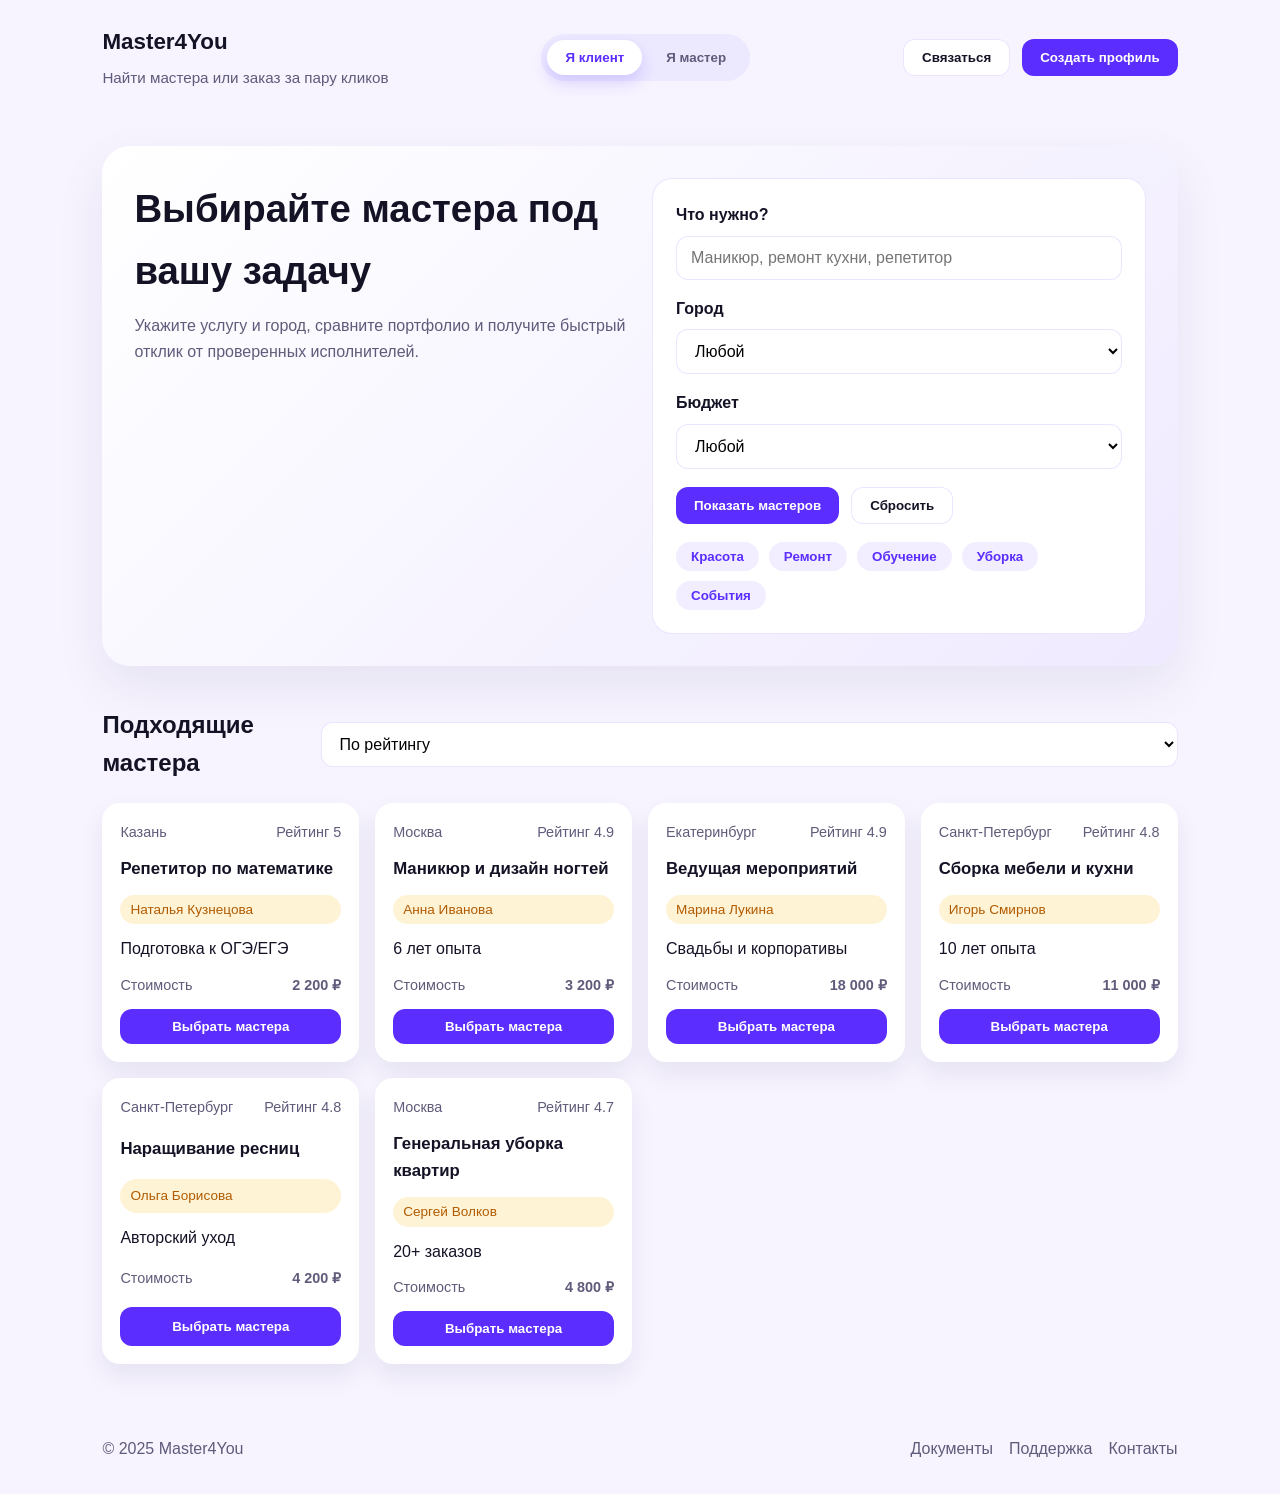
<file: index.html>
<!DOCTYPE html>
<html lang="ru">
  <head>
    <meta charset="UTF-8" />
    <meta name="viewport" content="width=device-width, initial-scale=1" />
    <title>Master4You — сервис для клиентов и мастеров</title>
    <link rel="stylesheet" href="styles.css" />
  </head>
  <body>
    <header class="site-header">
      <div class="brand">
        <span class="logo">Master4You</span>
        <span class="tagline">Найти мастера или заказ за пару кликов</span>
      </div>
      <nav class="nav-tabs">
        <button class="tab active" id="tabClient" type="button">Я клиент</button>
        <button class="tab" id="tabMaster" type="button">Я мастер</button>
      </nav>
      <div class="cta-group">
        <button class="ghost" type="button">Связаться</button>
        <button class="primary" type="button">Создать профиль</button>
      </div>
    </header>

    <main>
      <section class="page active" id="pageClient">
        <section class="hero">
          <div>
            <h1>Выбирайте мастера под вашу задачу</h1>
            <p>
              Укажите услугу и город, сравните портфолио и получите быстрый отклик от
              проверенных исполнителей.
            </p>
          </div>
          <div class="hero-card">
            <div class="input-grid">
              <label>
                Что нужно?
                <input
                  id="searchInput"
                  type="text"
                  placeholder="Маникюр, ремонт кухни, репетитор"
                />
              </label>
              <label>
                Город
                <select id="cityFilter">
                  <option value="">Любой</option>
                  <option value="Москва">Москва</option>
                  <option value="Санкт-Петербург">Санкт-Петербург</option>
                  <option value="Казань">Казань</option>
                  <option value="Екатеринбург">Екатеринбург</option>
                </select>
              </label>
              <label>
                Бюджет
                <select id="budgetFilter">
                  <option value="">Любой</option>
                  <option value="0-3000">до 3 000 ₽</option>
                  <option value="3000-7000">3 000–7 000 ₽</option>
                  <option value="7000">от 7 000 ₽</option>
                </select>
              </label>
            </div>
            <div class="hero-actions">
              <button class="primary" id="searchButton" type="button">Показать мастеров</button>
              <button class="ghost" id="clearButton" type="button">Сбросить</button>
            </div>
            <div class="chips">
              <button class="chip" data-category="beauty" type="button">Красота</button>
              <button class="chip" data-category="repair" type="button">Ремонт</button>
              <button class="chip" data-category="tutoring" type="button">Обучение</button>
              <button class="chip" data-category="cleaning" type="button">Уборка</button>
              <button class="chip" data-category="events" type="button">События</button>
            </div>
          </div>
        </section>

        <section class="section">
          <div class="section-header">
            <h2>Подходящие мастера</h2>
            <select id="sortFilter">
              <option value="rating">По рейтингу</option>
              <option value="budget">По цене</option>
              <option value="new">Сначала новые</option>
            </select>
          </div>
          <div id="orders" class="cards"></div>
        </section>
      </section>

      <section class="page" id="pageMaster">
        <section class="hero hero-master">
          <div>
            <h1>Получайте заказы каждый день</h1>
            <p>
              Создайте профиль, покажите портфолио и принимайте заявки без посредников.
              Всё управление — в одном кабинете.
            </p>
            <div class="hero-actions">
              <button class="primary" type="button">Создать профиль</button>
              <button class="ghost" type="button">Посмотреть тарифы</button>
            </div>
          </div>
          <div class="hero-card">
            <h3>Что вы получите</h3>
            <ul class="feature-list">
              <li>Персональная лента заказов по специализации.</li>
              <li>Чат и уведомления о новых заявках.</li>
              <li>Календарь и быстрые слоты для брони.</li>
              <li>Прозрачная комиссия без скрытых платежей.</li>
            </ul>
          </div>
        </section>

        <section class="section highlight">
          <div>
            <h2>Старт за 10 минут</h2>
            <p>
              Заполните анкету, добавьте услуги и укажите график. Мы покажем вас клиентам,
              которые ищут мастера прямо сейчас.
            </p>
          </div>
          <div class="steps">
            <div class="step">
              <strong>1.</strong>
              <span>Создайте профиль и загрузите примеры работ.</span>
            </div>
            <div class="step">
              <strong>2.</strong>
              <span>Укажите прайс и свободные часы.</span>
            </div>
            <div class="step">
              <strong>3.</strong>
              <span>Получайте заявки и подтверждайте брони.</span>
            </div>
          </div>
        </section>

        <section class="section form-section">
          <div>
            <h2>Оставьте заявку на подключение</h2>
            <p>Команда Master4You свяжется с вами и поможет запустить профиль.</p>
          </div>
          <form class="registration-form">
            <label>
              Имя
              <input type="text" placeholder="Анна Иванова" required />
            </label>
            <label>
              Специализация
              <input type="text" placeholder="Маникюр, ремонт, репетиторство" required />
            </label>
            <label>
              Телефон
              <input type="tel" placeholder="+7 (999) 123-45-67" required />
            </label>
            <label>
              Город
              <input type="text" placeholder="Москва" required />
            </label>
            <button class="primary" type="submit">Отправить</button>
            <span class="form-hint">
              Нажимая кнопку, вы соглашаетесь на обработку персональных данных.
            </span>
          </form>
        </section>
      </section>
    </main>

    <footer class="footer">
      <span>© 2025 Master4You</span>
      <div class="footer-links">
        <a href="#">Документы</a>
        <a href="#">Поддержка</a>
        <a href="#">Контакты</a>
      </div>
    </footer>

    <script src="app.js"></script>
  </body>
</html>
</file>
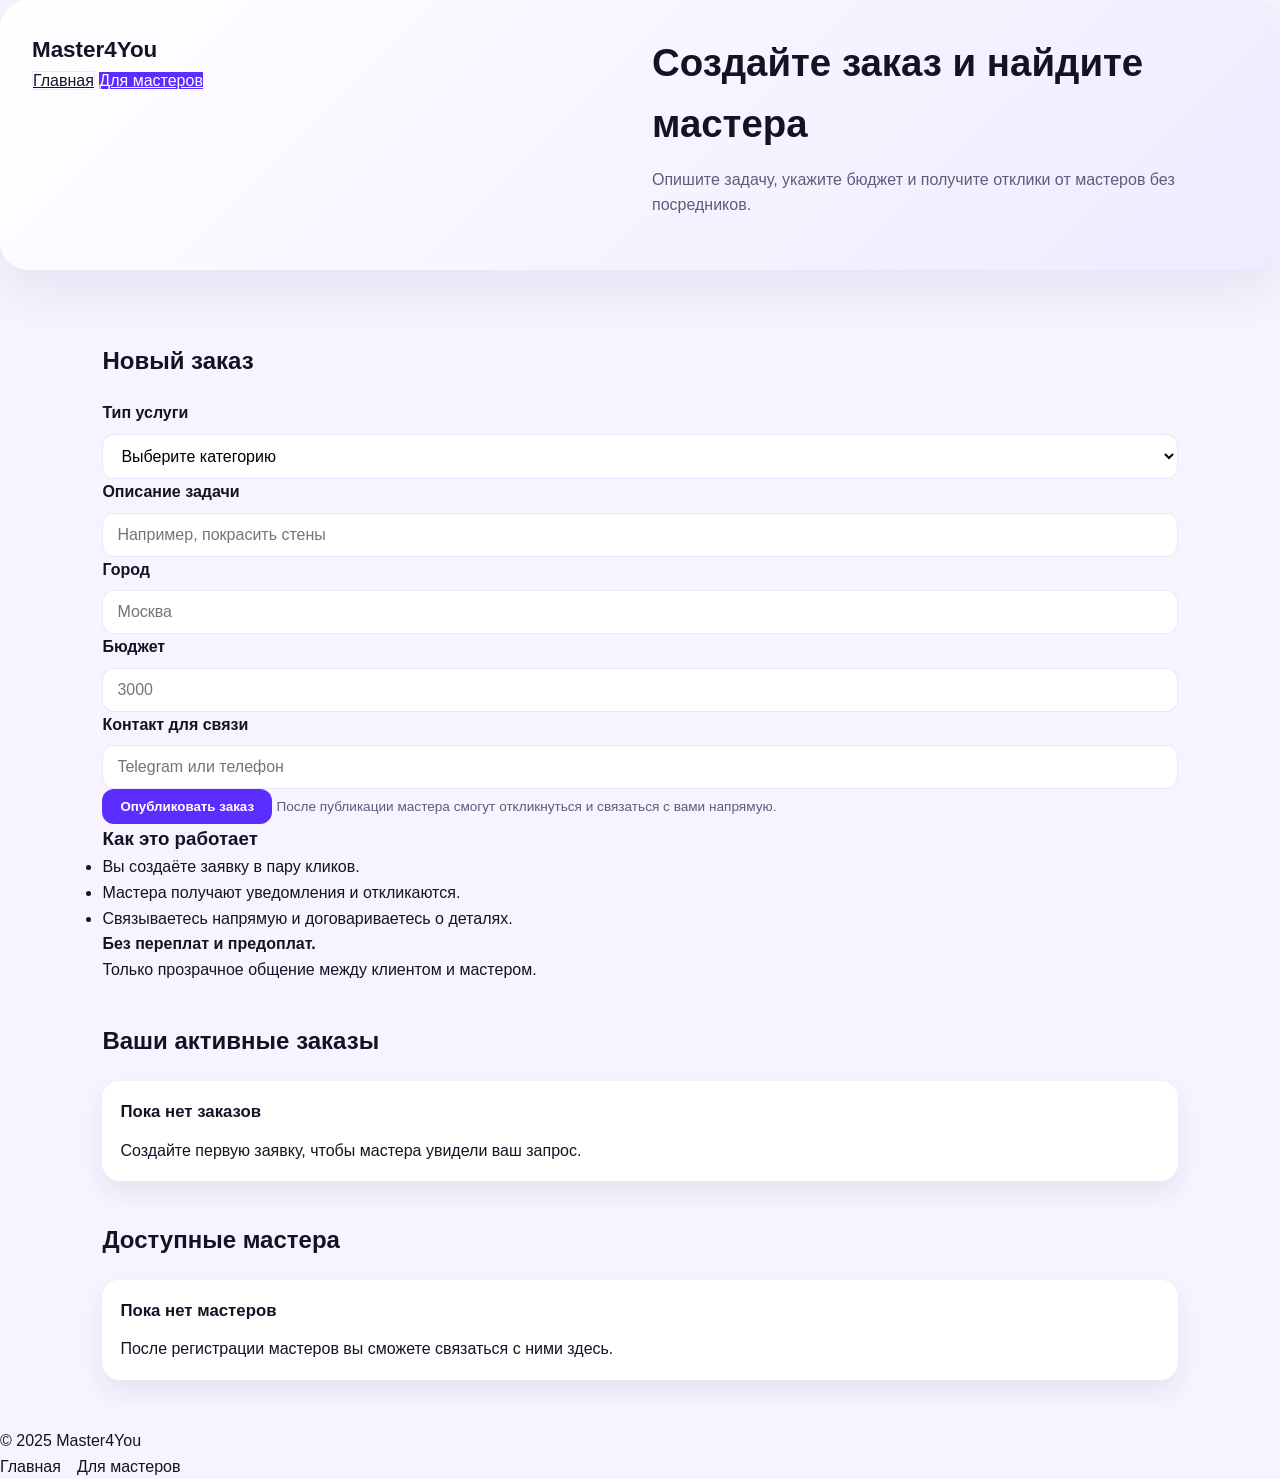
<file: client.html>
<!DOCTYPE html>
<html lang="ru">
  <head>
    <meta charset="UTF-8" />
    <meta name="viewport" content="width=device-width, initial-scale=1" />
    <title>Master4You — страница клиента</title>
    <link rel="stylesheet" href="styles.css" />
  </head>
  <body>
    <header class="hero compact">
      <nav class="nav">
        <div class="logo">Master4You</div>
        <div class="nav-actions">
          <a class="ghost button-link" href="index.html">Главная</a>
          <a class="primary button-link" href="master.html">Для мастеров</a>
        </div>
      </nav>
      <div class="hero-content">
        <h1>Создайте заказ и найдите мастера</h1>
        <p>
          Опишите задачу, укажите бюджет и получите отклики от мастеров без посредников.
        </p>
      </div>
    </header>

    <main>
      <section class="section">
        <div class="section-header">
          <h2>Новый заказ</h2>
        </div>
        <div class="form-layout">
          <form class="form-card" id="clientOrderForm">
            <label>
              Тип услуги
              <select id="orderCategory" required>
                <option value="">Выберите категорию</option>
                <option value="repair">Ремонт</option>
                <option value="cleaning">Клининг</option>
                <option value="beauty">Ногти и бьюти</option>
                <option value="tutoring">Обучение</option>
                <option value="events">События</option>
              </select>
            </label>
            <label>
              Описание задачи
              <input id="orderTitle" type="text" placeholder="Например, покрасить стены" required />
            </label>
            <label>
              Город
              <input id="orderCity" type="text" placeholder="Москва" required />
            </label>
            <label>
              Бюджет
              <input id="orderBudget" type="number" min="0" placeholder="3000" required />
            </label>
            <label>
              Контакт для связи
              <input id="orderContact" type="text" placeholder="Telegram или телефон" required />
            </label>
            <button class="primary" type="submit">Опубликовать заказ</button>
            <span class="form-hint" id="clientOrderHint">
              После публикации мастера смогут откликнуться и связаться с вами напрямую.
            </span>
          </form>
          <div class="info-card">
            <h3>Как это работает</h3>
            <ul>
              <li>Вы создаёте заявку в пару кликов.</li>
              <li>Мастера получают уведомления и откликаются.</li>
              <li>Связываетесь напрямую и договариваетесь о деталях.</li>
            </ul>
            <div class="info-highlight">
              <strong>Без переплат и предоплат.</strong>
              <p>Только прозрачное общение между клиентом и мастером.</p>
            </div>
          </div>
        </div>
      </section>

      <section class="section">
        <div class="section-header">
          <h2>Ваши активные заказы</h2>
        </div>
        <div class="cards" id="clientOrdersList"></div>
      </section>

      <section class="section">
        <div class="section-header">
          <h2>Доступные мастера</h2>
        </div>
        <div class="cards" id="clientMastersList"></div>
      </section>
    </main>

    <footer>
      <span>© 2025 Master4You</span>
      <div class="footer-links">
        <a href="index.html">Главная</a>
        <a href="master.html">Для мастеров</a>
      </div>
    </footer>

    <script src="shared.js"></script>
    <script src="client.js"></script>
  </body>
</html>
</file>
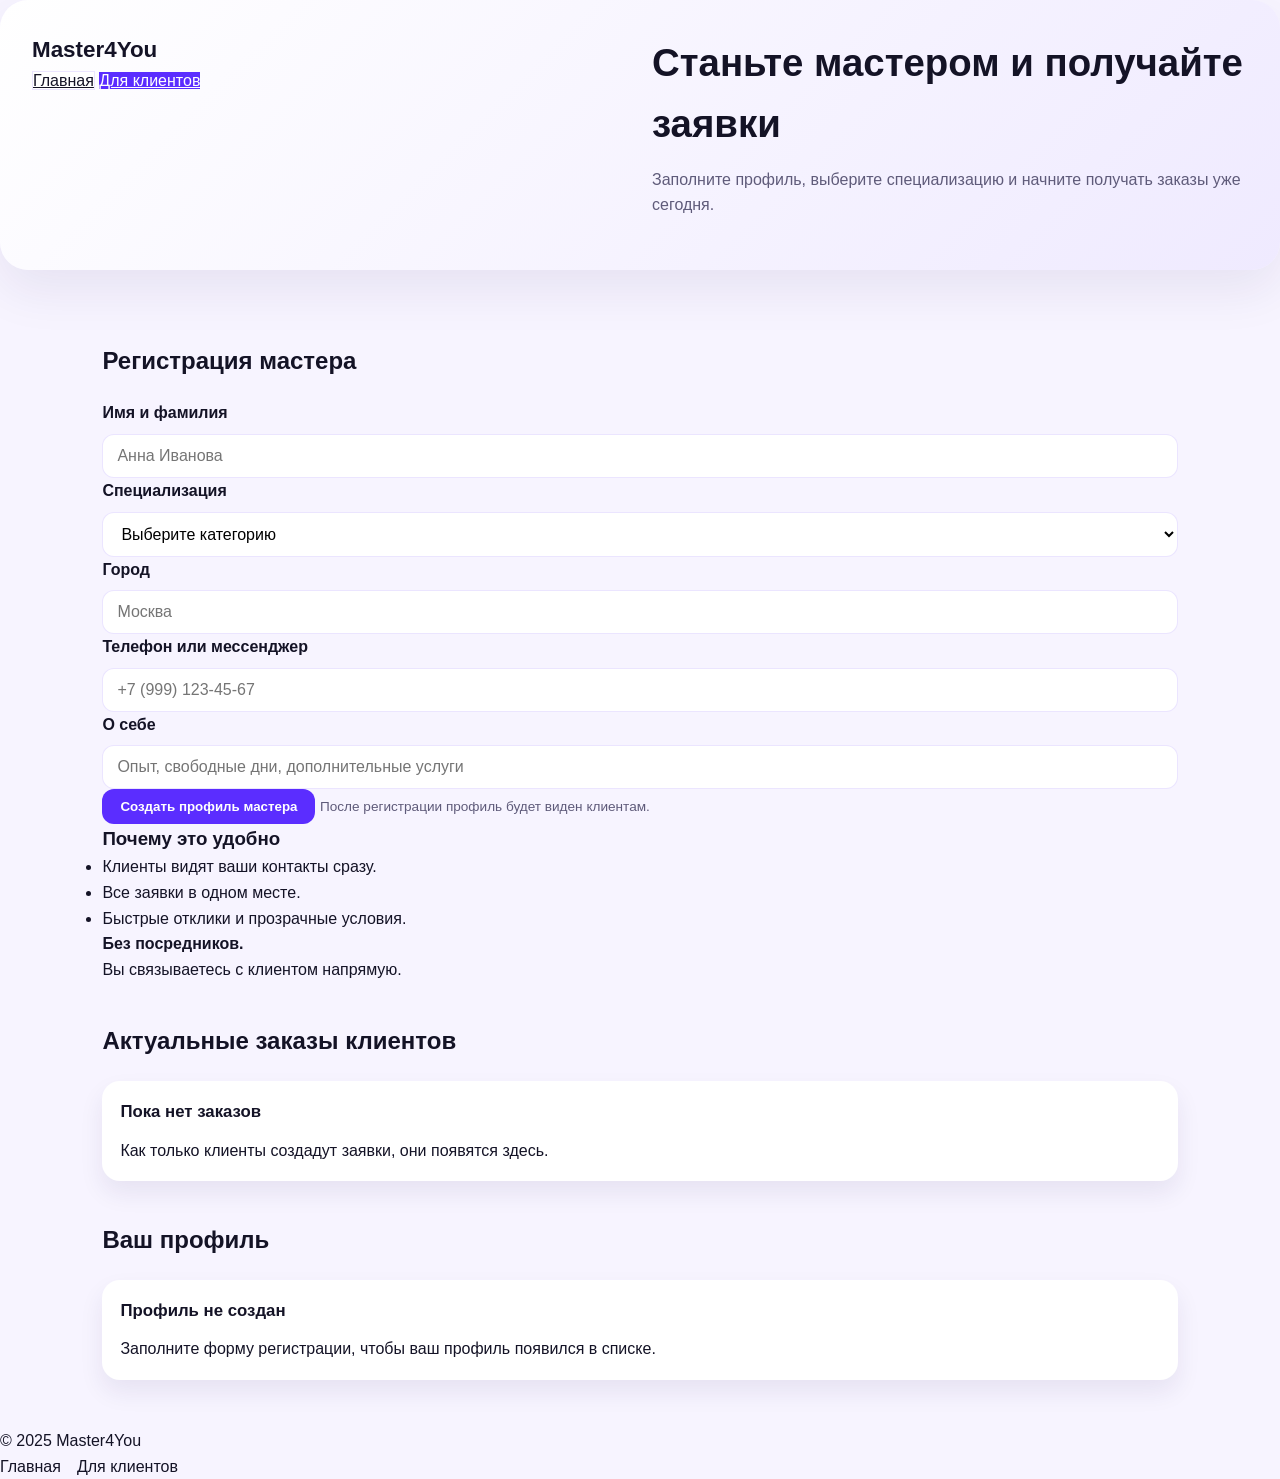
<file: master.html>
<!DOCTYPE html>
<html lang="ru">
  <head>
    <meta charset="UTF-8" />
    <meta name="viewport" content="width=device-width, initial-scale=1" />
    <title>Master4You — страница мастера</title>
    <link rel="stylesheet" href="styles.css" />
  </head>
  <body>
    <header class="hero compact">
      <nav class="nav">
        <div class="logo">Master4You</div>
        <div class="nav-actions">
          <a class="ghost button-link" href="index.html">Главная</a>
          <a class="primary button-link" href="client.html">Для клиентов</a>
        </div>
      </nav>
      <div class="hero-content">
        <h1>Станьте мастером и получайте заявки</h1>
        <p>
          Заполните профиль, выберите специализацию и начните получать заказы уже сегодня.
        </p>
      </div>
    </header>

    <main>
      <section class="section">
        <div class="section-header">
          <h2>Регистрация мастера</h2>
        </div>
        <div class="form-layout">
          <form class="form-card" id="masterRegistrationForm">
            <label>
              Имя и фамилия
              <input id="masterName" type="text" placeholder="Анна Иванова" required />
            </label>
            <label>
              Специализация
              <select id="masterCategory" required>
                <option value="">Выберите категорию</option>
                <option value="repair">Ремонт</option>
                <option value="cleaning">Клининг</option>
                <option value="beauty">Ногти и бьюти</option>
                <option value="tutoring">Обучение</option>
                <option value="events">События</option>
              </select>
            </label>
            <label>
              Город
              <input id="masterCity" type="text" placeholder="Москва" required />
            </label>
            <label>
              Телефон или мессенджер
              <input id="masterContact" type="text" placeholder="+7 (999) 123-45-67" required />
            </label>
            <label>
              О себе
              <input
                id="masterAbout"
                type="text"
                placeholder="Опыт, свободные дни, дополнительные услуги"
              />
            </label>
            <button class="primary" type="submit">Создать профиль мастера</button>
            <span class="form-hint" id="masterRegistrationHint">
              После регистрации профиль будет виден клиентам.
            </span>
          </form>
          <div class="info-card">
            <h3>Почему это удобно</h3>
            <ul>
              <li>Клиенты видят ваши контакты сразу.</li>
              <li>Все заявки в одном месте.</li>
              <li>Быстрые отклики и прозрачные условия.</li>
            </ul>
            <div class="info-highlight">
              <strong>Без посредников.</strong>
              <p>Вы связываетесь с клиентом напрямую.</p>
            </div>
          </div>
        </div>
      </section>

      <section class="section">
        <div class="section-header">
          <h2>Актуальные заказы клиентов</h2>
        </div>
        <div class="cards" id="masterOrdersList"></div>
      </section>

      <section class="section">
        <div class="section-header">
          <h2>Ваш профиль</h2>
        </div>
        <div class="cards" id="masterProfileList"></div>
      </section>
    </main>

    <footer>
      <span>© 2025 Master4You</span>
      <div class="footer-links">
        <a href="index.html">Главная</a>
        <a href="client.html">Для клиентов</a>
      </div>
    </footer>

    <script src="shared.js"></script>
    <script src="master.js"></script>
  </body>
</html>
</file>
<file: styles.css>
:root {
  color-scheme: light;
  font-family: "Inter", "Segoe UI", sans-serif;
  --bg: #f7f4ff;
  --card: #ffffff;
  --primary: #5b2dff;
  --primary-dark: #3a1fc4;
  --accent: #ffb02e;
  --text: #141326;
  --muted: #5f5b7a;
  --border: rgba(91, 45, 255, 0.12);
}

* {
  box-sizing: border-box;
  margin: 0;
  padding: 0;
}

body {
  background: var(--bg);
  color: var(--text);
  line-height: 1.6;
}

main {
  padding: 32px 8vw 48px;
}

.site-header {
  padding: 24px 8vw;
  display: flex;
  align-items: center;
  justify-content: space-between;
  gap: 24px;
  flex-wrap: wrap;
}

.brand {
  display: grid;
  gap: 6px;
}

.logo {
  font-weight: 700;
  font-size: 1.4rem;
}

.tagline {
  color: var(--muted);
  font-size: 0.95rem;
}

.nav-tabs {
  display: inline-flex;
  background: #ece9ff;
  padding: 6px;
  border-radius: 999px;
  gap: 6px;
}

.tab {
  border: none;
  background: transparent;
  padding: 10px 18px;
  border-radius: 999px;
  font-weight: 600;
  cursor: pointer;
  color: var(--muted);
}

.tab.active {
  background: #fff;
  color: var(--primary);
  box-shadow: 0 8px 16px rgba(91, 45, 255, 0.18);
}

.cta-group {
  display: flex;
  gap: 12px;
}

button {
  border: none;
  border-radius: 12px;
  padding: 10px 18px;
  font-weight: 600;
  cursor: pointer;
  transition: transform 0.2s ease, background 0.2s ease;
}

button:hover {
  transform: translateY(-1px);
}

.primary {
  background: var(--primary);
  color: #fff;
}

.primary:hover {
  background: var(--primary-dark);
}

.ghost {
  background: #fff;
  border: 1px solid var(--border);
  color: var(--text);
}

.page {
  display: none;
}

.page.active {
  display: block;
}

.hero {
  background: linear-gradient(135deg, #ffffff 0%, #efeaff 100%);
  border-radius: 28px;
  padding: 32px;
  display: grid;
  grid-template-columns: repeat(auto-fit, minmax(260px, 1fr));
  gap: 24px;
  box-shadow: 0 20px 50px rgba(36, 26, 93, 0.08);
}

.hero-master {
  background: linear-gradient(135deg, #fff6e6 0%, #ffe2b8 100%);
}

.hero h1 {
  font-size: clamp(2rem, 3vw, 3rem);
  margin-bottom: 12px;
}

.hero p {
  color: var(--muted);
  margin-bottom: 20px;
}

.hero-card {
  background: var(--card);
  border-radius: 20px;
  padding: 24px;
  box-shadow: inset 0 0 0 1px var(--border);
  display: grid;
  gap: 18px;
}

.input-grid {
  display: grid;
  gap: 16px;
}

label {
  display: grid;
  gap: 8px;
  font-weight: 600;
  color: var(--text);
}

input,
select {
  width: 100%;
  border-radius: 12px;
  border: 1px solid var(--border);
  padding: 12px 14px;
  font-size: 1rem;
  background: #fff;
}

.hero-actions {
  display: flex;
  gap: 12px;
  flex-wrap: wrap;
}

.chips {
  display: flex;
  flex-wrap: wrap;
  gap: 10px;
}

.chip {
  border-radius: 999px;
  border: 1px solid transparent;
  background: #f2eeff;
  color: var(--primary);
  padding: 6px 14px;
  cursor: pointer;
}

.chip.active {
  background: var(--primary);
  color: #fff;
}

.section {
  margin-top: 40px;
}

.section-header {
  display: flex;
  align-items: center;
  justify-content: space-between;
  gap: 16px;
  margin-bottom: 20px;
}

.cards {
  display: grid;
  grid-template-columns: repeat(auto-fit, minmax(240px, 1fr));
  gap: 16px;
}

.card {
  background: var(--card);
  border-radius: 18px;
  padding: 18px;
  box-shadow: 0 12px 25px rgba(37, 26, 93, 0.08);
  display: grid;
  gap: 12px;
}

.card .meta {
  display: flex;
  justify-content: space-between;
  color: var(--muted);
  font-size: 0.9rem;
}

.card h3 {
  font-size: 1.05rem;
}

.pill {
  display: inline-flex;
  align-items: center;
  gap: 6px;
  background: #fff3d6;
  color: #b15b00;
  padding: 4px 10px;
  border-radius: 999px;
  font-size: 0.85rem;
}

.highlight {
  background: #fff;
  border-radius: 24px;
  padding: 28px;
  display: grid;
  grid-template-columns: repeat(auto-fit, minmax(220px, 1fr));
  gap: 20px;
  box-shadow: 0 18px 30px rgba(36, 26, 93, 0.08);
}

.steps {
  display: grid;
  gap: 12px;
}

.step {
  background: #f8f5ff;
  border-radius: 16px;
  padding: 14px;
  display: grid;
  gap: 6px;
}

.form-section {
  display: grid;
  grid-template-columns: repeat(auto-fit, minmax(240px, 1fr));
  gap: 24px;
  align-items: start;
}

.registration-form {
  background: #fff;
  padding: 20px;
  border-radius: 18px;
  display: grid;
  gap: 14px;
  box-shadow: inset 0 0 0 1px var(--border);
}

.form-hint {
  font-size: 0.85rem;
  color: var(--muted);
}

.footer {
  padding: 24px 8vw 32px;
  display: flex;
  align-items: center;
  justify-content: space-between;
  gap: 12px;
  color: var(--muted);
}

.footer-links {
  display: flex;
  gap: 16px;
}

.footer-links a {
  color: inherit;
  text-decoration: none;
}

.feature-list {
  display: grid;
  gap: 12px;
  color: var(--muted);
  padding-left: 18px;
}

@media (max-width: 720px) {
  .site-header {
    align-items: flex-start;
  }

  .cta-group {
    width: 100%;
    justify-content: flex-start;
  }

  .section-header {
    flex-direction: column;
    align-items: flex-start;
  }

  .footer {
    flex-direction: column;
    align-items: flex-start;
  }
}
</file>
